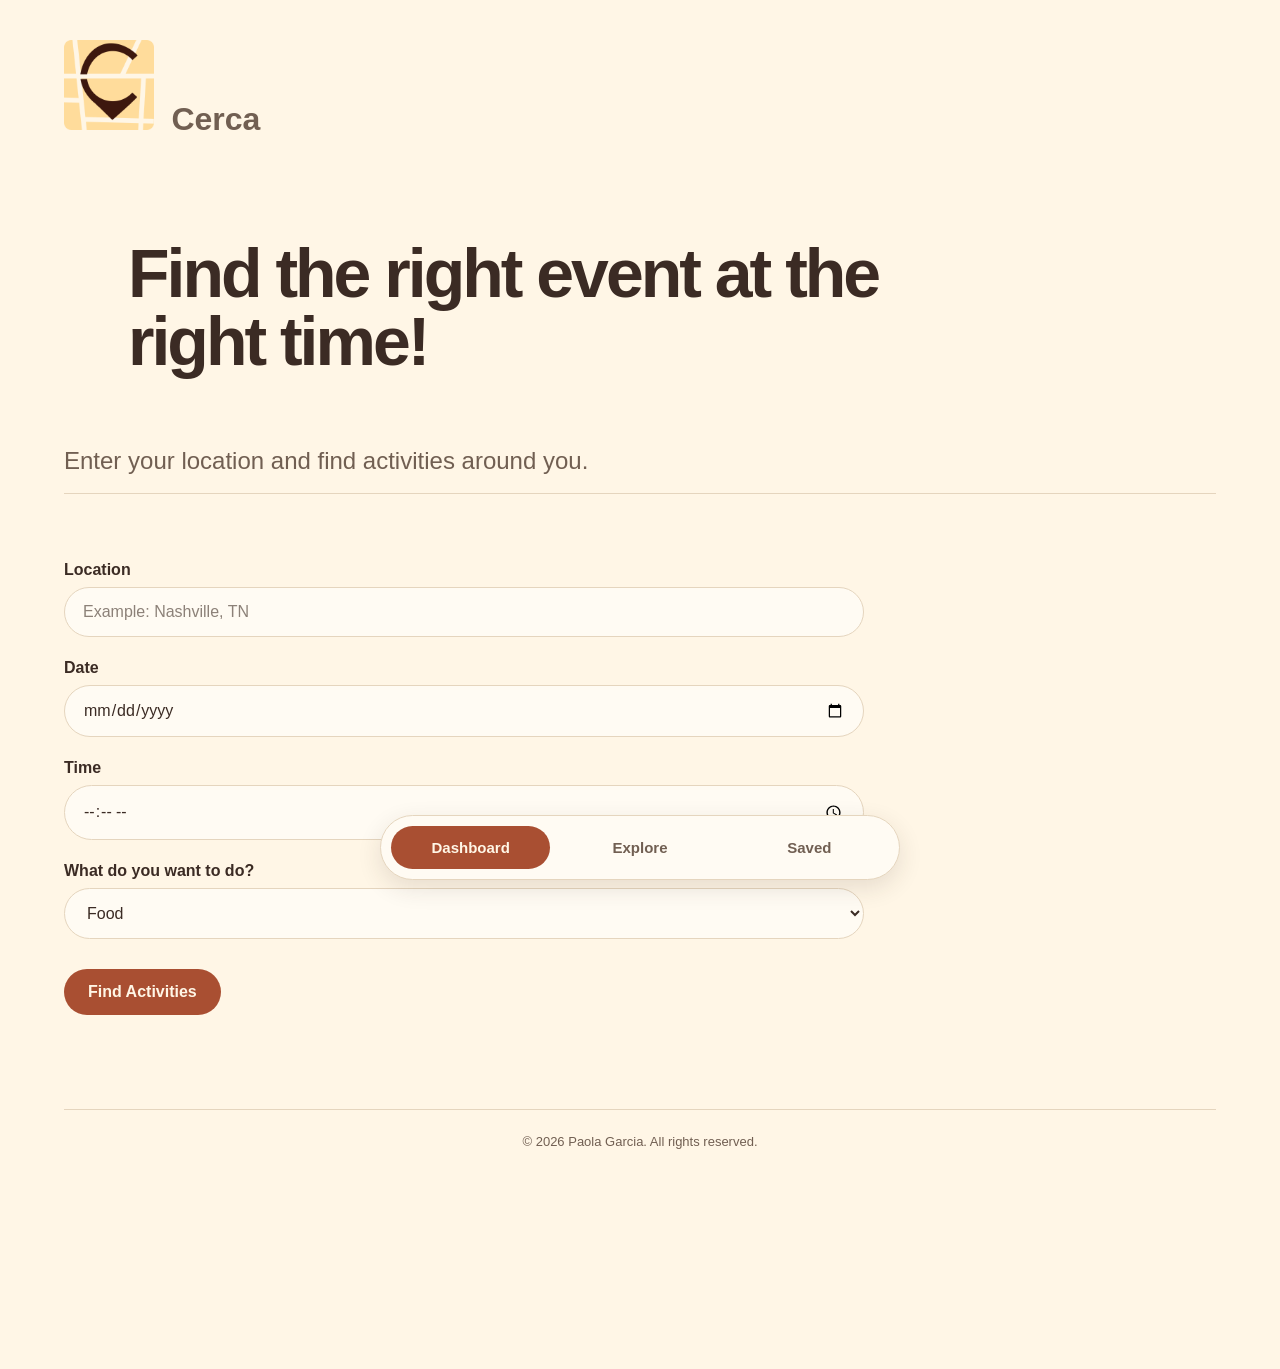
<file: Mobile App/index.html>
<!doctype html>

<html lang="en">

<head>

    <meta charset="UTF-8">

    <meta
        http-equiv="refresh"
        content="0; url=dashboard.html"
    >

    <title>Cerca</title>

</head>

<body>

    <p>
        Opening Cerca...

        <a href="dashboard.html">
            Click here if you are not redirected.
        </a>
    </p>

</body>

</html>
</file>
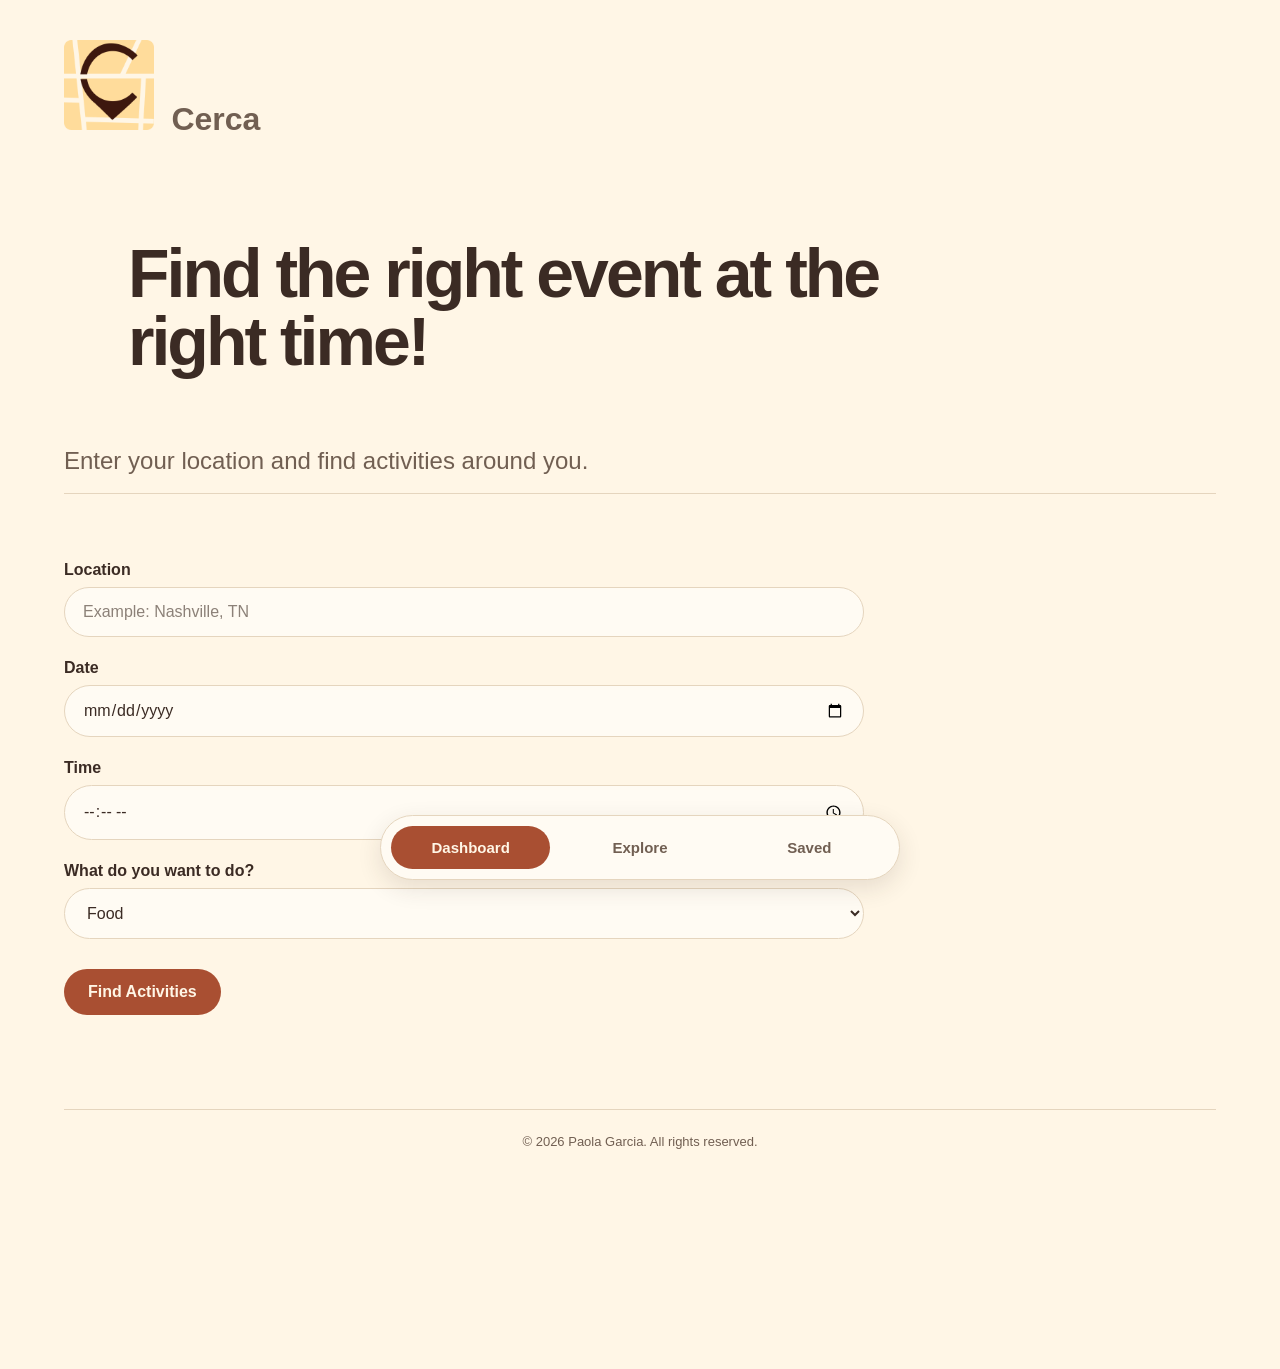
<file: Mobile App/dashboard.html>
<!doctype html>
<html>
<head>
<meta charset="utf-8">
<title>Dasboard</title>
	  <meta charset="UTF-8">

<link rel="icon" type="image/png" href="favicon.png">
	<link rel="shortcut icon" href="favicon.png">
<head>
    <meta charset="UTF-8">
<link rel="icon" type="image/png" href="assets/favicon.png">
    <meta
        name="viewport"
        content="width=device-width, initial-scale=1.0"
		  
		  
    >

    <title>Dasboard</title>

    <link rel="stylesheet" href="Style.css">

    <link rel="manifest" href="manifest.json">
	<link rel="apple-touch-icon" href="assets/Icon-192.png">
</head>

<body>
	<body class="dashboard">
	</body>
    <main>
<div class="app-name">
	  <img
        src="assets/logo.png"
        alt="Your App Name logo"
        class="brand-logo"
    >
   <span class="brand-name">
        Cerca
    </span>
</div>



        <!-- DASHBOARD -->
        <section id="dashboard" class="page active">
<div class="hero-row">
            <header>
				
                <h1>Find the right event at the right time!</h1>
				
		</header>
				<p>
                    Enter your location and find activities around you.
                </p>
				<header class="hero-header">

    
            </header>
				</div>
<nav class="bottom-nav" aria-label="Main navigation">

    <a href="dashboard.html" class="active">
        Dashboard
    </a>

    <a href="Explore.html">
        Explore
    </a>

    <a href="Saved.html">
        Saved
    </a>

</nav>
			<a> </a>

            <form id="searchForm" action="Explore.html" method="get">

                <div class="form-group">

                    <label for="location">
                        Location
                    </label>

         <input
    type="text"
    id="location"
    name="location"
    placeholder="Example: Nashville, TN"
    autocomplete="off"
    required
>
<div id="city-suggestions" role="listbox"></div>
                </div>


                <div class="form-group">

                    <label for="date">
                        Date
                    </label>

                    <input
                        type="date"
                        id="date"
                        name="date"
                        required
                    >

                </div>


                <div class="form-group">

                    <label for="time">
                        Time
                    </label>

                    <input
                        type="time"
                        id="time"
                        name="time"
                        required
                    >

                </div>


                <div class="form-group">

                    <label for="category">
                        What do you want to do?
                    </label>

                    <select id="category" name="category">

                       <option value="food">Food</option>
<option value="coffee">Coffee &amp; Cafes</option>
<option value="nightlife">Nightlife</option>
<option value="entertainment">Entertainment</option>
<option value="shopping">Shopping</option>
<option value="outdoors">Outdoors</option>
<option value="attractions">Attractions</option>
<option value="museums">Museums</option>
<option value="sports">Sports &amp; Recreation</option>
<option value="wellness">Wellness &amp; Spa</option>

                    </select>

                </div>


                <button type="submit">
                    Find Activities
                </button>

            </form>

</section>

               
<footer class="site-footer">
    <p>&copy; 2026 Paola Garcia. All rights reserved.</p>
</footer>

      
    </main>

<script src="script.js"></script>
	<script>
if ("serviceWorker" in navigator) {

    navigator.serviceWorker.register("service-worker.js");

}
</script>  

    


  

</body>
	<link rel="manifest" href="manifest.json">

	</head>

<body>
</body>
</html>
</file>
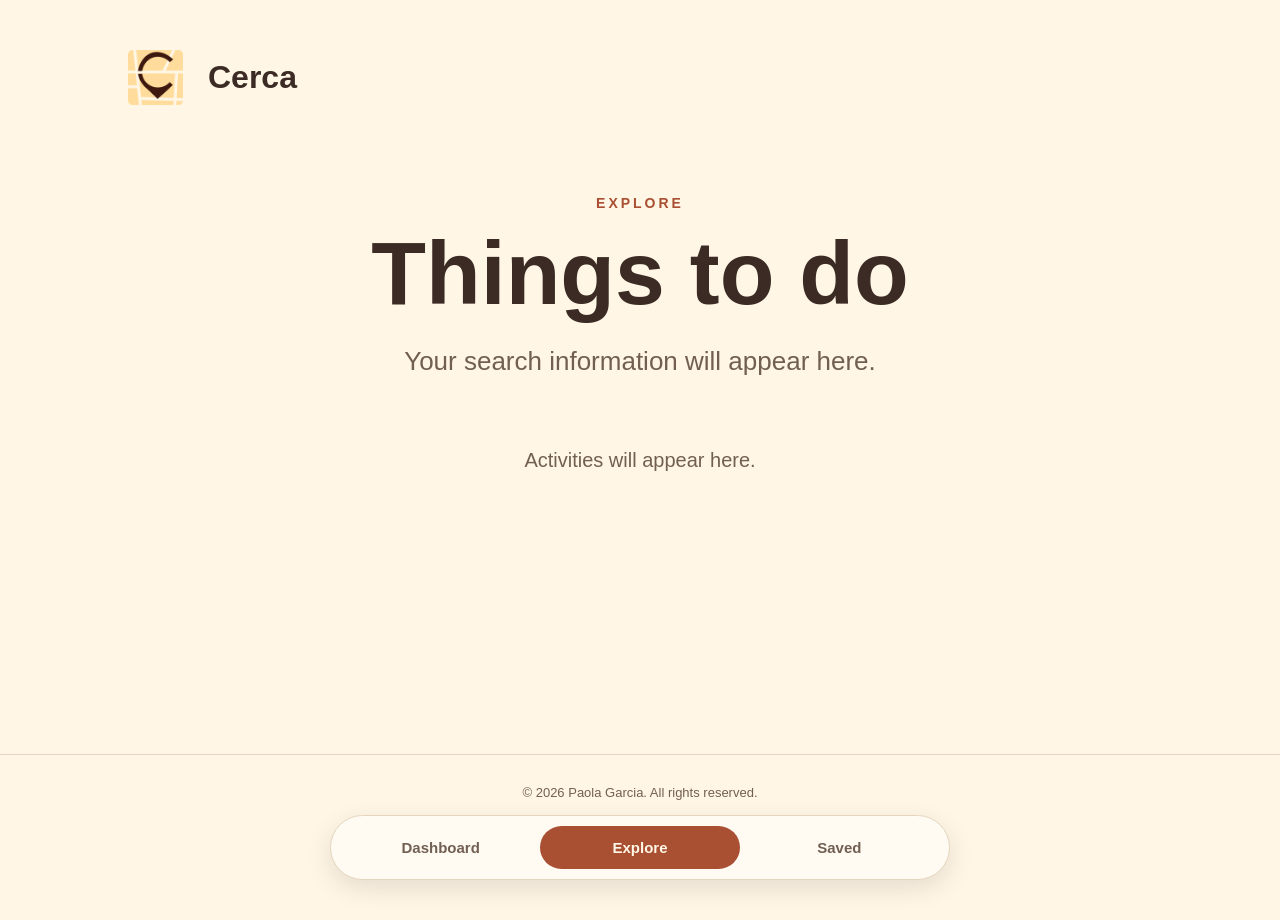
<file: Mobile App/Explore.html>
<!doctype html>
<html>
<head>
<meta charset="utf-8">
	 <meta name="viewport" content="width=device-width, initial-scale=1.0">
<title>Explore</title>
	   <link rel="stylesheet" href="Style.css">
	<link rel="manifest" href="manifest.json">

	<link rel="icon" type="image/png" href="favicon.png">
	<link rel="shortcut icon" href="favicon.png">
</head>

<body class="explore">
	   <main>

        <div class="app-name">

            <img
                src="assets/logo.png"
                alt="Location app logo"
                class="brand-logo"
            >

            <span class="brand-name">
                Cerca
            </span>

        </div>


        <section class="explore-header">

            <p class="page-label">EXPLORE</p>

            <h1>Things to do</h1>

            <p id="search-info">
                Your search information will appear here.
            </p>

        </section>


        <section
            id="activity-results"
            class="activity-grid"
        >

            <p>
                Activities will appear here.
            </p>
			<p id="results-error" class="error-message" aria-live="polite"></p>

        </section>
		   <div id="place-modal"
     class="place-modal"
     role="dialog"
     aria-modal="true"
     aria-labelledby="modal-title"
     hidden>

    <div class="place-modal-content">

        <button id="close-modal"
                class="close-modal"
                type="button"
                aria-label="Close place details">
            ×
        </button>

        <h2 id="modal-title">
            Place details
        </h2>

        <div id="modal-details"></div>

    </div>

</div>

    </main>
	 <nav class="bottom-nav" aria-label="Main navigation">

        <a href="dashboard.html">
            Dashboard
        </a>

        <a href="Explore.html" class="active">
            Explore
        </a>

        <a href="Saved.html">
            Saved
        </a>

    </nav>
	  <footer class="site-footer">
        <p>&copy; 2026 Paola Garcia. All rights reserved.</p>
    </footer>
	<script src="script.js"></script>
	<script>
if ("serviceWorker" in navigator) {

    navigator.serviceWorker.register("service-worker.js");

}
</script>
</body>
</html>
</file>
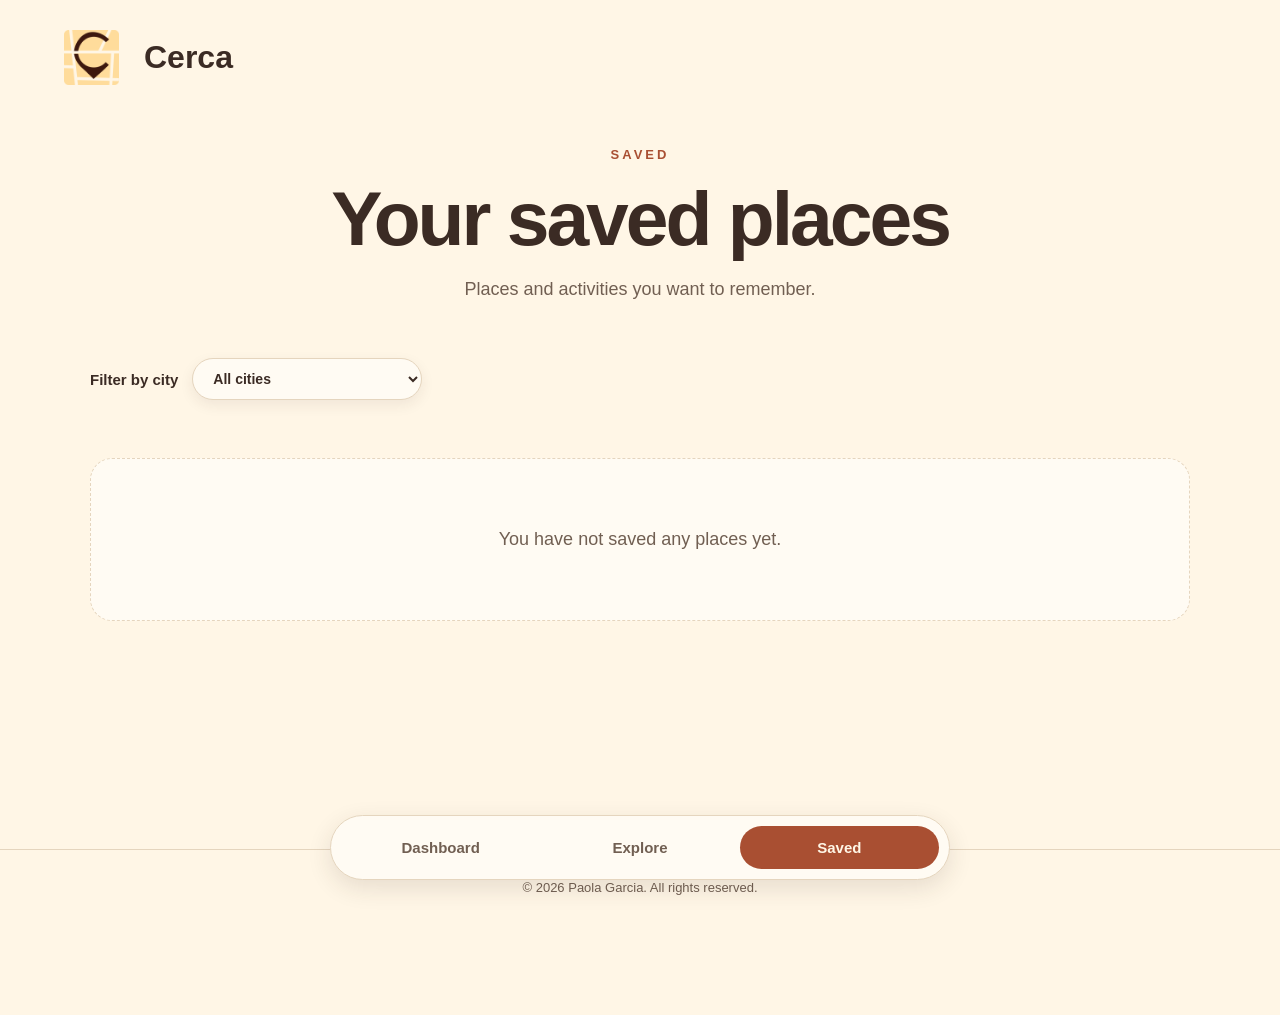
<file: Mobile App/Saved.html>
<!doctype html>
<html>
<head>
<meta charset="utf-8">
	   <meta
        name="viewport"
        content="width=device-width, initial-scale=1.0"
    >
	
	<link rel="icon" type="image/png" href="favicon.png">
	<link rel="shortcut icon" href="favicon.png">
<title>Saved</title>
	<link rel="stylesheet" href="Style.css">
    <link rel="manifest" href="manifest.json">
</head>


	<body class="saved">

    <main>

        <!-- CERCA BRAND -->

        <div class="app-name">

            <img
                src="assets/logo.png"
                alt="Cerca app logo"
                class="brand-logo"
            >

            <span class="brand-name">
                Cerca
            </span>

        </div>


       

        <section class="saved-header">

            <p class="page-label">
                SAVED
            </p>

            <h1>
                Your saved places
            </h1>

            <p>
                Places and activities you want to remember.
            </p>

        </section>


  <div class="saved-filter">

    <label for="city-filter">
        Filter by city
    </label>

    <select id="city-filter">
        <option value="all">
            All cities
        </option>
    </select>

</div>

        <section
            id="saved-results"
            aria-live="polite"
        >

        </section>

    </main>


    <!-- NAVIGATION -->

    <nav class="bottom-nav" aria-label="Main navigation">

        <a href="dashboard.html">
            Dashboard
        </a>

        <a href="Explore.html">
            Explore
        </a>

        <a href="Saved.html" class="active">
            Saved
        </a>

    </nav>
		<a href="dashboard.html"> </a>
			<a href="explore.html"> </a>
			<a href="saved.html"> </a>

		<div id="place-modal"
     class="place-modal"
     role="dialog"
     aria-modal="true"
     aria-labelledby="modal-title"
     hidden>

    <div class="place-modal-content">

        <button id="close-modal"
                class="close-modal"
                type="button"
                aria-label="Close place details">
            ×
        </button>

        <h2 id="modal-title">Place details</h2>

        <div id="modal-details"></div>

    </div>

</div>

    <footer class="site-footer">

        <p>
            &copy; 2026 Paola Garcia. All rights reserved.
        </p>

    </footer>


    <script src="script.js"></script>


    <script>

        if ("serviceWorker" in navigator) {

            navigator.serviceWorker.register("service-worker.js");

        }

    </script>

</body>
</html>
</file>
<file: Mobile App/Style.css>
@charset "utf-8";
/* CSS Document */

/* ========================================
   EXPLORE PAGE
======================================== */

.explore {
    margin: 0;
    min-height: 100vh;

    background-color: #FFF6E6;
    color: #3B2B24;

    font-family: Arial, sans-serif;
}


/* APP NAME / LOGO ON EXPLORE */

.explore .app-name {
    display: flex;
    align-items: center;
    gap: 12px;

    max-width: 1400px;
    margin: 0 auto;

    padding: 20px 5vw;
}


.explore .brand-logo {
    width: 55px;
    height: auto;
}


.explore .brand-name {
    font-size: 32px;
    font-weight: 800;

    color: #3B2B24;
}


/* MAIN EXPLORE CONTENT */

.explore main {
    max-width: 1400px;

    margin: 0 auto;

    padding: 30px 5vw 140px;
}


/* EXPLORE HEADER */

.explore-header {
    margin-top: 40px;
    margin-bottom: 40px;
}


.explore .page-label {
    margin: 0 0 12px;

    color: #A94F32;

    font-size: 12px;
    font-weight: bold;

    letter-spacing: 2px;
}


.explore-header h1 {
    margin: 0 0 16px;

    font-size: clamp(48px, 5vw, 72px);

    line-height: 1;

    color: #3B2B24;
}


.explore #search-info {
    margin: 0;

    color: #715F52;

    font-size: 18px;
    line-height: 1.5;
}


/* ACTIVITY RESULTS */

.explore .activity-grid {
    display: flex;
    flex-wrap: wrap;

    gap: 22px;
	
    margin-top: 50px;

}


.explore .activity-card {
    width: 100%;

    background-color: #FFFBF3;

    border: 1px solid #E5D5BE;
    border-radius: 20px;

    overflow: hidden;
}


.explore .card-content {
    padding: 24px;
}


.explore .activity-card h2 {
    margin: 0 0 10px;

    font-size: 24px;

    color: #3B2B24;
}


.explore .activity-card p {
    color: #715F52;

    line-height: 1.5;
}


/* NAVIGATION ON EXPLORE */

.explore .bottom-nav {
    position: fixed;

    bottom: 20px;
    left: 50%;

    transform: translateX(-50%);

    width: calc(100% - 40px);
    max-width: 620px;

    display: flex;

    padding: 10px;

    background-color: #FFFBF3;

    border: 1px solid #E5D5BE;
    border-radius: 40px;

    box-shadow: 0 8px 25px rgba(59, 43, 36, 0.12);

    z-index: 100;
}


.explore .bottom-nav a {
    flex: 1;

    padding: 13px 10px;

    border-radius: 30px;

    text-align: center;
    text-decoration: none;

    color: #715F52;

    font-size: 15px;
    font-weight: 600;
}


.explore .bottom-nav a.active {
    background-color: #A94F32;
    color: #FFF6E6;
}


.explore .bottom-nav a:hover {
    background-color: #F3E3CE;
    color: #3B2B24;
}


/* FOOTER */

.explore .site-footer {
    margin-top: 60px;

    padding: 30px 5vw 120px;

    border-top: 1px solid #E5D5BE;

    text-align: center;

    color: #715F52;

    font-size: 13px;
}
/* PLACE DETAILS MODAL */

.place-modal {
    position: fixed;

    top: 0;
    left: 0;

    width: 100%;
    height: 100%;

    display: flex;
    align-items: center;
    justify-content: center;

    padding: 20px;

    background-color: rgba(59, 43, 36, 0.45);

    z-index: 999;
}

.place-modal[hidden] {
    display: none;
}


.place-modal-content {
    position: relative;

    width: 100%;
    max-width: 520px;

    max-height: 80vh;
    overflow-y: auto;

    padding: 32px;

    background-color: #FFFBF3;

    border: 1px solid #E5D5BE;
    border-radius: 24px;

    box-shadow: 0 18px 45px rgba(59, 43, 36, 0.20);
}


.place-modal-content h2 {
    margin: 0 45px 20px 0;

    color: #3B2B24;

    font-size: 30px;
}


#modal-details {
    color: #715F52;

    font-size: 15px;
    line-height: 1.6;
}


#modal-details p {
    margin: 10px 0;
}


.close-modal {
    position: absolute;

    top: 18px;
    right: 18px;

    width: 38px;
    height: 38px;

    border: none;
    border-radius: 50%;

    background-color: #F3E3CE;

    color: #3B2B24;

    font-size: 24px;
    line-height: 1;

    cursor: pointer;
}


.close-modal:hover {
    background-color: #A94F32;
    color: #FFF6E6;
}


.close-modal:focus-visible {
    outline: 3px solid #A94F32;
    outline-offset: 3px;
}

/* TABLET */

@media (min-width: 600px) {

    .explore .activity-card {
        width: calc(50% - 11px);
    }

}


/* DESKTOP */

@media (min-width: 900px) {

    .explore .activity-card {
        width: calc(33.333% - 15px);
    }

}



/* GENERAL */
* {
  box-sizing: border-box;
}



/* ========================================
   GENERAL - DASHBOARD PAGE
======================================== */

.dashboard {
    margin: 0;
    min-height: 100vh;

    background-color: #FFF6E6;
    color: #3B2B24;

    font-family: Arial, sans-serif;
}




.dashboard * {
    box-sizing: border-box;
}




.dashboard button,
.dashboard input,
.dashboard select,
.dashboard a {
    font: inherit;
}




.dashboard button {
    cursor: pointer;
}


.dashboard button:focus-visible,
.dashboard a:focus-visible,
.dashboard input:focus-visible,
.dashboard select:focus-visible {
    outline: 3px solid #A94F32;
    outline-offset: 4px;
}


/* ========================================
   HEADER
======================================== */

.dashboard header {
    max-width: 1400px;
    margin: 0 auto;
    padding-top: 0px;
    padding-right: 5vw;
    padding-left: 5vw;
    padding-bottom: 12px;
 
}


.dashboard h1 {
    max-width: 800px;
    margin: 0 0 16px;
    font-size: clamp(40px, 5vw, 72px);
    line-height: 1;
    letter-spacing: -3px;
    color: #3B2B24;
    padding-bottom: 44px;
    padding-top: 46px;
    text-align: left;
}


.dashboard header p {
    max-width: 450px;
    margin: 0;
    color: #715F52;
    font-size: 87px;
    line-height: 0;
    padding-top: 0px;
	border-bottom: 1px solid #E5D5BE;

}


/* ========================================
   MAIN CONTENT
======================================== */

.dashboard main {
    max-width: 1400px;

    margin: 0 auto;

    padding: 40px 5vw 120px;
}


/* ========================================
   FORM
======================================== */

.dashboard form {
    max-width: 850px;
}
#dashboard .hero-row p {
    font-size: 24px;
	 margin: 0;
    padding-bottom: 18px;

    border-bottom: 1px solid #E5D5BE;

    color: #715F52;
}



.dashboard .form-group {
    margin-bottom: 22px;
}


.dashboard label {
    display: block;

    margin-bottom: 8px;

    color: #3B2B24;

    font-size: 16px;
    font-weight: 600;
}


/* Inputs */

.dashboard input,
.dashboard select {
    width: 100%;

    padding: 15px 18px;

    border: 1px solid #E5D5BE;

    border-radius: 30px;

    background-color: #FFFBF3;

    color: #3B2B24;

    font-size: 16px;
}


/* Placeholder */

.dashboard input::placeholder {
    color: #8C8178;
}


/* Input focus */

.dashboard input:focus,
.dashboard select:focus {
    border-color: #A94F32;
}


/* ========================================
   FIND ACTIVITIES BUTTON
======================================== */
   
.dashboard form button {
    margin-top: 8px;

    padding: 14px 24px;

    border: none;

    border-radius: 30px;

    background-color: #A94F32;

    color: #FFF6E6;

    font-size: 16px;
    font-weight: bold;
}


.dashboard form button:hover {
    background-color: #873E29;
}


/* ========================================
   NAVIGATION
======================================== */
.dashboard .bottom-nav a {
    flex: 1;

    padding: 13px 18px;

    border-radius: 30px;

    text-align: center;
    text-decoration: none;

    color: #715F52;

    font-size: 15px;
    font-weight: 600;
}

.dashboard .bottom-nav a:hover {
    background-color: #F3E3CE;
    color: #3B2B24;
}

.dashboard .bottom-nav a.active {
    background-color: #A94F32;
    color: #FFF6E6;
}
/* ========================================
   NAVIGATION
======================================== */

.dashboard .bottom-nav {
    position: fixed;

    bottom: 20px;
    left: 50%;

    transform: translateX(-50%);

    display: flex;
    align-items: center;
    justify-content: center;

    gap: 10px;

    width: calc(100% - 40px);
    max-width: 520px;

    padding: 10px;

    background-color: #FFFBF3;

    border: 1px solid #E5D5BE;
    border-radius: 40px;

    box-shadow: 0 8px 25px rgba(59, 43, 36, 0.12);

    z-index: 100;
}


/* Navigation buttons */

.dashboard .bottom-nav button {
    flex: 1;

    border: none;
    border-radius: 30px;

    padding: 13px 18px;

    background-color: transparent;

    color: #715F52;

    font-size: 15px;
    font-weight: 600;

    cursor: pointer;
}


/* Hover */

.dashboard .bottom-nav button:hover {
    background-color: #F3E3CE;

    color: #3B2B24;
}


/* Current page */

.dashboard .bottom-nav button.active {
    background-color: #A94F32;

    color: #FFF6E6;
}


/* Keyboard accessibility */

.dashboard .bottom-nav button:focus-visible {
    outline: 3px solid #A94F32;
    outline-offset: 3px;
}
/* CITY AUTOCOMPLETE */

.form-group {
    position: relative;
}

#city-suggestions {
    display: flex;
    flex-direction: column;
    gap: 8px;

    margin-top: 6px;

    background-color: #FFFBF3;

    border: 1px solid #E5D5BE;
    border-radius: 12px;

    padding: 8px;

    box-shadow: 0 6px 16px rgba(59, 43, 36, 0.10);

    z-index: 50;
}
.city-suggestion {
    width: 100%;

    padding: 9px 12px;

    border: none;
    border-radius: 10px;

    background-color: #FFFBF3;

    color: #3B2B24;

    text-align: left;

    font-size: 13px;

    cursor: pointer;
}
#city-suggestions:empty {
    display: none;
}

.city-suggestion:last-child {
    border-bottom: none;
}

.city-suggestion:hover,
.city-suggestion:focus {
    background-color: #F3E3CE;

    outline: none;
}

/* ========================================
   TABLET
======================================== */

@media (min-width: 600px) and (max-width: 899px) {

    .dashboard header {
        padding: 40px 6vw 28px;
    }


    .dashboard main {
        padding: 35px 6vw 120px;
    }


    .dashboard h1 {
        font-size: 52px;
    }


    .dashboard form {
        max-width: 700px;
    }

}


/* ========================================
   DESKTOP / LAPTOP
======================================== */

@media (min-width: 900px) {

    .dashboard header {
        padding-top: 55px;
    }


    .dashboard h1 {
        font-size: 68px;
    }


    .dashboard form {
        max-width: 800px;
    }

}


/* ========================================
   PHONE
======================================== */

@media (max-width: 599px) {

    .dashboard header {
        padding: 28px 20px 24px;
    }


    .dashboard main {
        padding: 28px 20px 110px;
    }


    .dashboard h1 {
        font-size: 42px;

        letter-spacing: -2px;
    }


    .dashboard header p {
        font-size: 15px;
		
    }


    .dashboard input,
    .dashboard select {
        padding: 14px 16px;
    }


    .dashboard .bottom-nav {
        justify-content: space-around;

        gap: 0;
    }

}
.site-footer {
    margin-top: 94px;
    padding: 24px 20px 100px;
    border-top: 1px solid #E5D5BE;
    text-align: center;
    color: #715F52;
    font-size: 13px;
}

.site-footer p {
    margin: 0;
}
.hero-copy {
    max-width: 1200px;
    margin: 0 auto;
    padding: 60px 5vw 20px;
}

.hero-copy h1 {
    margin: 0 0 20px;

    font-size: clamp(48px, 6vw, 86px);
    line-height: 1;
    letter-spacing: -4px;

    color: #3B2B24;
}

.hero-copy p {
    margin: 0;
border-bottom: 1px solid #E5D5BE;
    font-size: 20px;
    line-height: 1.5;

    color: #715F52;
}

.top-brand {
    display: flex;
    align-items: center;

    gap: 12px;

    max-width: 1400px;
    margin: 0 auto;

    padding: 18px 5vw;
}

.brand-logo {
    width: 90px;
    height: auto;
    padding-left: 0px;
}

.brand-name {
    font-size: 32px;
    font-weight: 800;
    color: #715F52;
    padding-left: 13px;
}
.error-message {
    margin-top: 20px;

    color: #8B2E1E;

    font-size: 15px;
    font-weight: 600;
}
/* ========================================
   CENTER EXPLORE CONTENT
======================================== */

.explore-header {
    text-align: center;

    max-width: 900px;
    margin: 70px auto 50px;
}


.explore .page-label {
    font-size: 14px;
    letter-spacing: 3px;

    margin-bottom: 18px;
}


.explore-header h1 {
    font-size: clamp(60px, 7vw, 96px);

    margin-bottom: 24px;
}


.explore #search-info {
    max-width: 750px;

    margin: 0 auto;

    font-size: 26px;
    line-height: 1.4;

    color: #715F52;
}


/* CENTER RESULTS AREA */

.explore .activity-grid {
    max-width: 1100px;

    margin: 40px auto 0;
}


/* PLACEHOLDER TEXT */

.explore .activity-grid > p {
    width: 100%;

    text-align: center;

    font-size: 20px;

    color: #715F52;
}

/* ========================================
   CARDS
======================================== */

.explore .activity-card {
    background-color: #FFFBF3;

    border: 1px solid #E5D5BE;
    border-radius: 22px;

    overflow: hidden;

    box-shadow: 0 8px 24px rgba(59, 43, 36, 0.08);

    transition: transform 0.2s ease,
                box-shadow 0.2s ease;
}


.explore .activity-card:hover {
    transform: translateY(-4px);

    box-shadow: 0 12px 30px rgba(59, 43, 36, 0.12);
}


.explore .card-content {
    padding: 24px;
}


/* TOP OF CARD */

.explore .card-top {
    display: flex;
    justify-content: space-between;
    align-items: center;

    gap: 15px;

    margin-bottom: 20px;
}


/* CATEGORY LABEL */

.explore .activity-type {
    display: inline-block;

    padding: 7px 12px;

    border-radius: 30px;

    background-color: #F3D6B8;

    color: #8A4B32;

    font-size: 11px;
    font-weight: 700;

    letter-spacing: 1px;

    text-transform: uppercase;
}


/* PLACE NAME */

.explore .activity-card h2 {
    margin: 0 0 12px;

    font-size: 24px;
    line-height: 1.2;

    color: #3B2B24;
}


/* ADDRESS */

.explore .activity-address {
    margin: 0 0 22px;

    color: #715F52;

    font-size: 15px;
    line-height: 1.5;
}


/* SAVE BUTTON */

.explore .save-button {
    padding: 8px 13px;

    border: 1px solid #A94F32;
    border-radius: 30px;

    background-color: transparent;

    color: #A94F32;

    font-size: 13px;
    font-weight: 700;

    cursor: pointer;
}

.explore .more-info-button {
    display: inline-block;

    margin-top: 18px;
    margin-right: 10px;

    padding: 9px 14px;

    border: 1px solid #A94F32;
    border-radius: 20px;

    background-color: #A94F32;

    color: #FFF6E6;

    font-size: 13px;
    font-weight: 700;

    cursor: pointer;
}

.explore .more-info-button:hover {
    background-color: #3B2B24;
    border-color: #3B2B24;
}

.explore .more-info-button:focus-visible {
    outline: 3px solid #A94F32;
    outline-offset: 3px;
}

.explore .save-button:hover {
    background-color: #A94F32;
    color: #FFF6E6;
}


/* VIEW DETAILS LINK */

.explore .details-link {
    display: inline-block;

    color: #A94F32;

    font-size: 14px;
    font-weight: 700;

    text-decoration: none;
}

.explore .details-link {
    display: block;
    margin-top: 12px;
    width: fit-content;
}
.explore .details-link:hover {
    text-decoration: underline;
}
/* ========================================
   SAVED PAGE
======================================== */

.saved {
    margin: 0;
    min-height: 100vh;

    background-color: #FFF6E6;
    color: #3B2B24;

    font-family: Arial, sans-serif;
}


/* MAIN CONTENT */

.saved main {
    max-width: 1400px;

    margin: 0 auto;

    padding: 30px 5vw 140px;
}


/* ========================================
   CERCA BRAND
======================================== */

.saved .app-name {
    display: flex;
    align-items: center;

    gap: 12px;

    margin-bottom: 60px;
}


.saved .brand-logo {
    width: 55px;
    height: auto;
}


.saved .brand-name {
    font-size: 32px;
    font-weight: 800;

    color: #3B2B24;
}


/* ========================================
   SAVED HEADER
======================================== */

.saved-header {
    max-width: 900px;

    margin: 40px auto 55px;

    text-align: center;
}

.saved .page-label {
    text-align: center;
    margin-left: auto;
    margin-right: auto;
    display: block;
}
.saved .page-label {
    display: block;

    margin: 0 auto 15px;

    text-align: center;

    color: #A94F32;

    font-size: 13px;
    font-weight: 700;

    letter-spacing: 3px;
}


.saved-header h1 {
    margin: 0 0 20px;

    font-size: clamp(52px, 6vw, 86px);

    line-height: 1;

    letter-spacing: -3px;

    color: #3B2B24;
}


.saved-header p {
    max-width: 600px;

    margin: 0 auto;

    color: #715F52;

    font-size: 18px;
    line-height: 1.5;
}


/* ========================================
   SAVED RESULTS
======================================== */

#saved-results {
    max-width: 1100px;

    margin: 0 auto;

    display: flex;
    flex-wrap: wrap;

    gap: 22px;
}
.saved-category {
    margin-bottom: 55px;
}


.saved-category > h2 {
    margin: 0 0 20px;

    color: #3B2B24;

    font-size: 30px;
    font-weight: 700;
}


.saved-category-grid {
    display: flex;
    flex-wrap: wrap;

    gap: 22px;
}


.saved .activity-card h3 {
    margin: 0 0 12px;

    color: #3B2B24;

    font-size: 24px;
    line-height: 1.2;
}

/* SAVED CARDS */

.saved .activity-card {
    width: 100%;

    background-color: #FFFBF3;

    border: 1px solid #E5D5BE;
    border-radius: 22px;

    overflow: hidden;

    box-shadow: 0 8px 24px rgba(59, 43, 36, 0.08);

    transition: transform 0.2s ease,
                box-shadow 0.2s ease;
}


.saved .activity-card:hover {
    transform: translateY(-4px);

    box-shadow: 0 12px 30px rgba(59, 43, 36, 0.12);
}


.saved .card-content {
    padding: 24px;
}


/* CATEGORY */

.saved .activity-type {
    display: inline-block;

    margin-bottom: 18px;

    padding: 7px 12px;

    border-radius: 30px;

    background-color: #F3D6B8;

    color: #8A4B32;

    font-size: 11px;
    font-weight: 700;

    letter-spacing: 1px;

    text-transform: uppercase;
}


/* PLACE NAME */

.saved .activity-card h2 {
    margin: 0 0 12px;

    color: #3B2B24;

    font-size: 24px;
    line-height: 1.2;
}


/* ADDRESS */

.saved .activity-address {
    margin: 0;

    color: #715F52;

    font-size: 15px;
    line-height: 1.5;
}
.saved-actions {
    display: flex;
    gap: 8px;
}

.saved .share-button,
.saved .remove-button {
    padding: 7px 11px;

    border-radius: 20px;

    font-size: 12px;
    font-weight: 700;

    cursor: pointer;
}

.saved .share-button {
    border: 1px solid #715F52;

    background-color: transparent;

    color: #715F52;
}

.saved .share-button:hover {
    background-color: #715F52;

    color: #FFF6E6;
}

.saved .remove-button {
    border: 1px solid #A94F32;

    background-color: transparent;

    color: #A94F32;
}

.saved .remove-button:hover {
    background-color: #A94F32;

    color: #FFF6E6;
}

/* ========================================
   EMPTY SAVED MESSAGE
======================================== */

.saved .empty-message {
    width: 100%;

    padding: 70px 20px;

    text-align: center;

    color: #715F52;

    font-size: 18px;

    border: 1px dashed #E5D5BE;
    border-radius: 22px;

    background-color: #FFFBF3;
}


/* ========================================
   SAVED NAVIGATION
======================================== */

.saved .bottom-nav {
    position: fixed;

    bottom: 20px;
    left: 50%;

    transform: translateX(-50%);

    width: calc(100% - 40px);
    max-width: 620px;

    display: flex;

    padding: 10px;

    background-color: #FFFBF3;

    border: 1px solid #E5D5BE;
    border-radius: 40px;

    box-shadow: 0 8px 25px rgba(59, 43, 36, 0.12);

    z-index: 100;
}


.saved .bottom-nav a {
    flex: 1;

    padding: 13px 10px;

    text-align: center;
    text-decoration: none;

    border-radius: 30px;

    color: #715F52;

    font-size: 15px;
    font-weight: 600;
}


.saved .bottom-nav a.active {
    background-color: #A94F32;

    color: #FFF6E6;
}


.saved .bottom-nav a:hover {
    background-color: #F3E3CE;

    color: #3B2B24;
}


/* ========================================
   SAVED FOOTER
======================================== */

.saved .site-footer {
    margin-top: 70px;

    padding: 30px 5vw 120px;

    border-top: 1px solid #E5D5BE;

    text-align: center;

    color: #715F52;

    font-size: 13px;
}


/* ========================================
   TABLET
======================================== */

@media (min-width: 600px) {

    .saved .activity-card {
        width: calc(50% - 11px);
    }

}


/* ========================================
   DESKTOP
======================================== */

@media (min-width: 900px) {

    .saved .activity-card {
        width: calc(33.333% - 15px);
    }

}


/* ========================================
   PHONE
======================================== */

@media (max-width: 599px) {

    .saved main {
        padding: 24px 20px 120px;
    }


    .saved .app-name {
        margin-bottom: 40px;
    }


    .saved-header {
        margin-top: 25px;
        margin-bottom: 40px;
    }


    .saved-header h1 {
        font-size: 46px;

        letter-spacing: -2px;
    }


    .saved-header p {
        font-size: 16px;
    }

}

/* SAVED CITY FILTER */

.saved-filter {
    max-width: 1100px;

    margin: 0 auto 40px;

    display: flex;
    align-items: center;
    gap: 14px;
}


.saved-filter label {
    color: #3B2B24;

    font-size: 15px;
    font-weight: 700;

    white-space: nowrap;
}


.saved-filter select {
    min-width: 220px;

    padding: 11px 38px 11px 15px;

    border: 1px solid #E5D5BE;
    border-radius: 20px;

    background-color: #FFFBF3;

    color: #3B2B24;

    font-size: 14px;
    font-weight: 600;

    cursor: pointer;
}


.saved-filter select:hover {
    border-color: #A94F32;
}


.saved-filter select:focus-visible {
    outline: 3px solid #A94F32;
    outline-offset: 3px;
}


@media (max-width: 599px) {

    .saved-filter {
        flex-direction: column;
        align-items: stretch;
    }

    .saved-filter select {
        width: 100%;
    }

}

/* SAVED CITY DROPDOWN */

.saved-filter {
    max-width: 1100px;
    margin: 0 auto 40px;

    display: flex;
    align-items: center;
    gap: 14px;
}

.saved-filter label {
    color: #3B2B24;

    font-size: 15px;
    font-weight: 700;
}

.saved-filter select {
    min-width: 230px;

    padding: 11px 38px 11px 16px;

    border: 1px solid #E5D5BE;
    border-radius: 22px;

    background-color: #FFFBF3;

    color: #3B2B24;

    font-size: 14px;
    font-weight: 600;

    cursor: pointer;

    box-shadow: 0 5px 14px rgba(59, 43, 36, 0.08);
}

.saved-filter select:hover {
    border-color: #A94F32;
}

.saved-filter select:focus-visible {
    outline: 3px solid #A94F32;
    outline-offset: 3px;
}

.saved .more-info-button {
    padding: 7px 12px;

    border: 1px solid #A94F32;
    border-radius: 20px;

    background-color: #A94F32;

    color: #FFF6E6;

    font-size: 12px;
    font-weight: 700;

    cursor: pointer;
}

.saved .more-info-button:hover {
    background-color: #3B2B24;
    border-color: #3B2B24;
}

.saved .more-info-button:focus-visible {
    outline: 3px solid #A94F32;
    outline-offset: 3px;
}

.saved-actions {
    display: flex;
    flex-wrap: wrap;
    gap: 8px;
}
.saved-actions {
    display: flex;
    flex-wrap: wrap;
    gap: 8px;

    margin-bottom: 28px;
}
</file>
